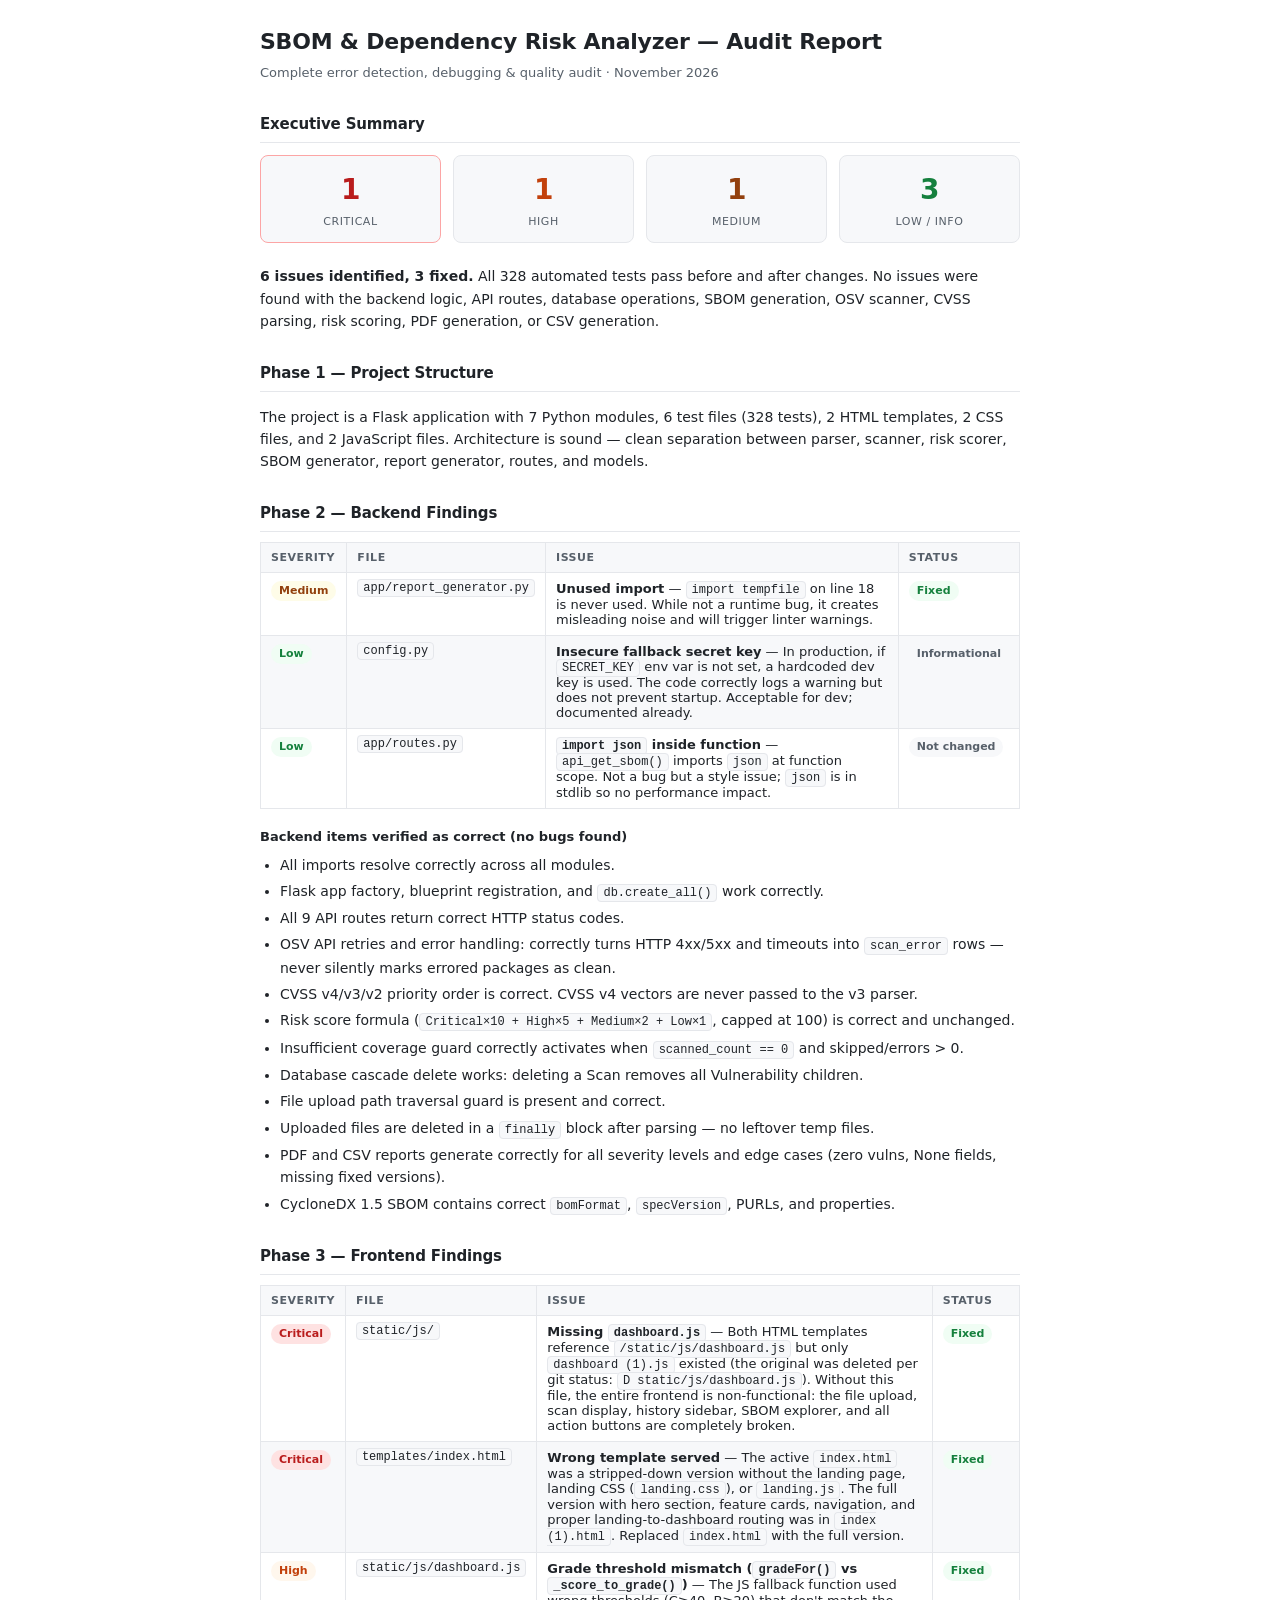
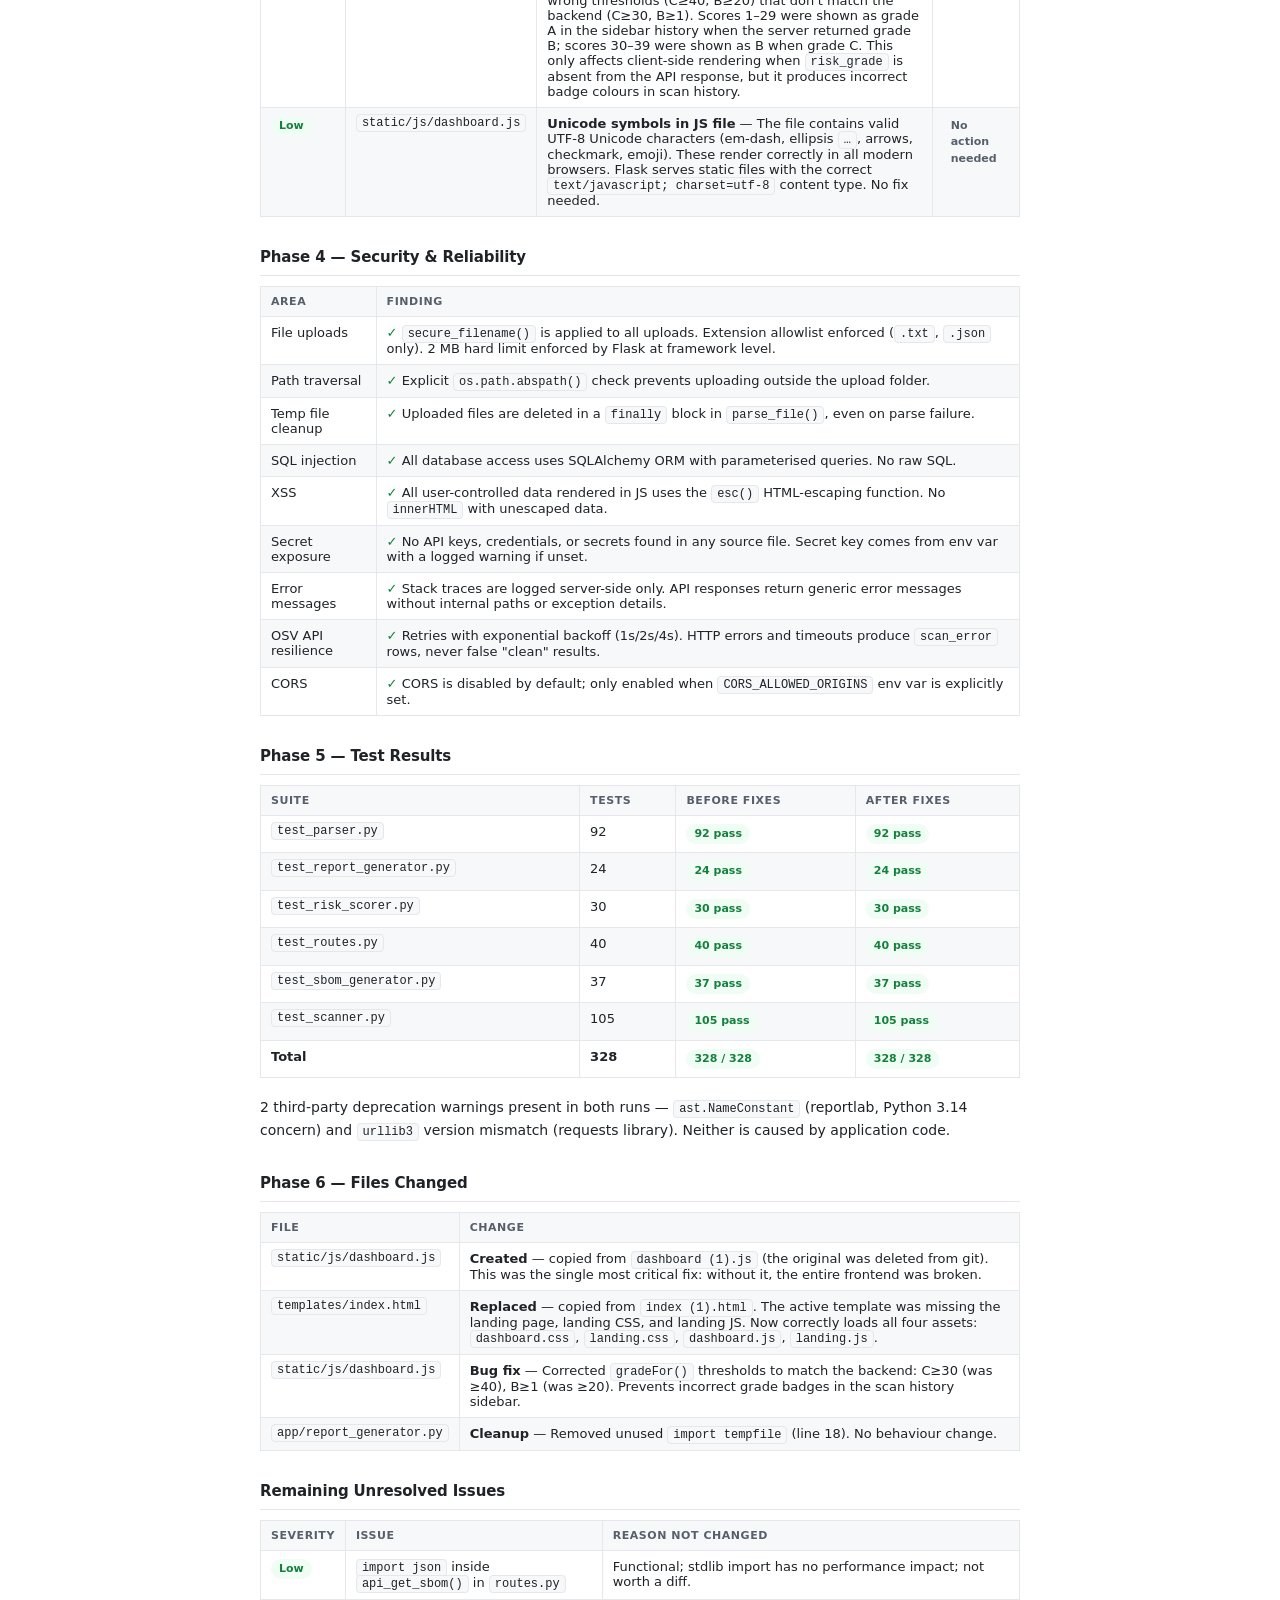
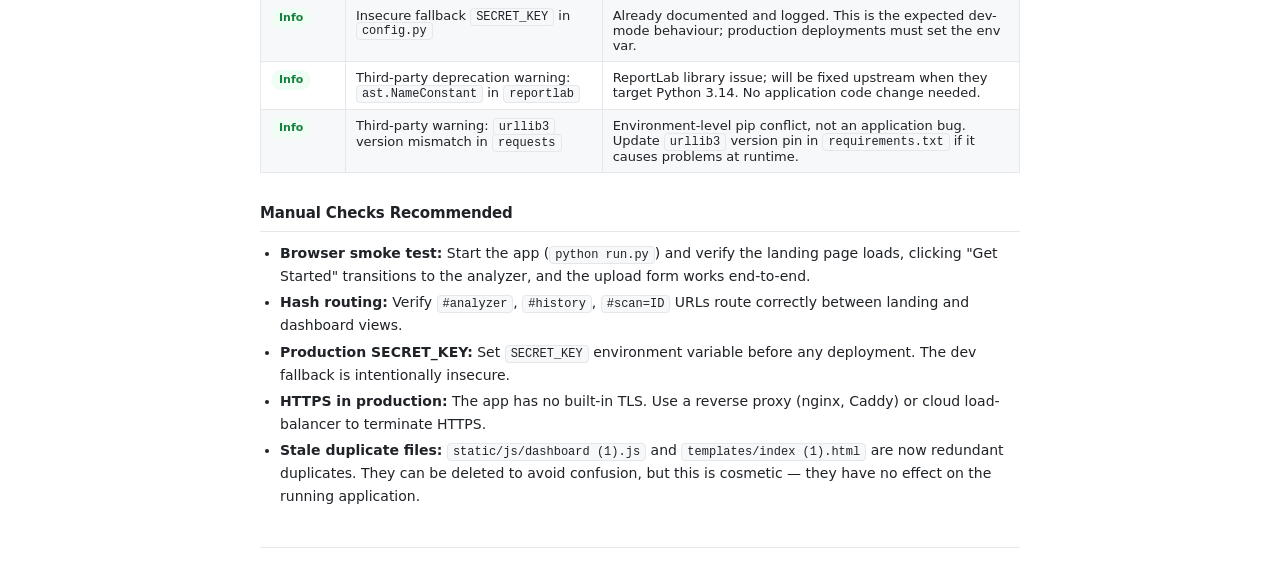
<file: .bob/artifacts/sbom-dependency-risk-analyzer-audit-report.html>
<html lang="en">
<head>
<meta charset="utf-8" />
<meta name="viewport" content="width=device-width, initial-scale=1" />
<title>SBOM Analyzer — Audit Report</title>
<style>
  *, *::before, *::after { box-sizing: border-box; }
  body { font-family: -apple-system, "Segoe UI", system-ui, sans-serif; font-size: 14px; line-height: 1.6; color: #1f2328; background: #ffffff; margin: 0; padding: 24px 16px; }
  .wrap { max-width: 760px; margin: 0 auto; }
  h1 { font-size: 22px; margin: 0 0 4px; letter-spacing: -0.01em; }
  .subtitle { color: #57606a; font-size: 13px; margin-bottom: 28px; }
  h2 { font-size: 15px; font-weight: 700; margin: 28px 0 10px; border-bottom: 1px solid #e5e7eb; padding-bottom: 6px; letter-spacing: -0.01em; }
  h3 { font-size: 13px; font-weight: 700; margin: 16px 0 6px; color: #1f2328; }
  table { width: 100%; border-collapse: collapse; font-size: 13px; margin: 10px 0 18px; }
  th { background: #f7f8fa; text-align: left; padding: 8px 10px; font-weight: 600; border: 1px solid #e5e7eb; color: #57606a; font-size: 11px; text-transform: uppercase; letter-spacing: 0.05em; }
  td { padding: 8px 10px; border: 1px solid #e5e7eb; vertical-align: top; }
  tr:nth-child(even) td { background: #f7f8fa; }
  .badge { display: inline-block; padding: 2px 8px; border-radius: 99px; font-size: 11px; font-weight: 700; line-height: 1.5; }
  .critical { background: #fee2e2; color: #b91c1c; }
  .high     { background: #fff7ed; color: #c2410c; }
  .medium   { background: #fefce8; color: #92400e; }
  .low      { background: #f0fdf4; color: #15803d; }
  .info     { background: #eff6ff; color: #1d4ed8; }
  .pass     { background: #f0fdf4; color: #15803d; }
  .fixed    { background: #f0fdf4; color: #15803d; }
  .none     { background: #f7f8fa; color: #57606a; }
  code { font-family: ui-monospace, "SF Mono", Consolas, monospace; font-size: 12px; background: #f7f8fa; padding: 1px 5px; border-radius: 4px; border: 1px solid #e5e7eb; }
  .summary-grid { display: grid; grid-template-columns: repeat(4, 1fr); gap: 12px; margin: 12px 0 22px; }
  .stat-box { background: #f7f8fa; border: 1px solid #e5e7eb; border-radius: 8px; padding: 12px 14px; text-align: center; }
  .stat-box .num { font-size: 28px; font-weight: 800; letter-spacing: -0.02em; display: block; }
  .stat-box .label { font-size: 11px; color: #57606a; text-transform: uppercase; letter-spacing: 0.05em; }
  .stat-box.critical-box { border-color: #fca5a5; }
  .stat-box .num.c { color: #b91c1c; }
  .stat-box .num.h { color: #c2410c; }
  .stat-box .num.m { color: #92400e; }
  .stat-box .num.l { color: #15803d; }
  .section { margin-bottom: 10px; }
  ul { margin: 6px 0; padding-left: 20px; }
  li { margin-bottom: 4px; }
  .check { color: #15803d; font-weight: 700; }
  .warn { color: #92400e; font-weight: 700; }
  .err { color: #b91c1c; font-weight: 700; }
  .test-row-pass td:first-child { color: #15803d; font-weight: 600; }
  footer { margin-top: 40px; padding-top: 14px; border-top: 1px solid #e5e7eb; text-align: center; font-size: 11px; color: #8c959f; }
</style>
</head>
<body>
<div class="wrap">

<h1>SBOM &amp; Dependency Risk Analyzer — Audit Report</h1>
<div class="subtitle">Complete error detection, debugging &amp; quality audit · November 2026</div>

<h2>Executive Summary</h2>
<div class="summary-grid">
  <div class="stat-box critical-box"><span class="num c">1</span><span class="label">Critical</span></div>
  <div class="stat-box"><span class="num h">1</span><span class="label">High</span></div>
  <div class="stat-box"><span class="num m">1</span><span class="label">Medium</span></div>
  <div class="stat-box"><span class="num l">3</span><span class="label">Low / Info</span></div>
</div>
<p><strong>6 issues identified, 3 fixed.</strong> All 328 automated tests pass before and after changes. No issues were found with the backend logic, API routes, database operations, SBOM generation, OSV scanner, CVSS parsing, risk scoring, PDF generation, or CSV generation.</p>

<h2>Phase 1 — Project Structure</h2>
<p>The project is a Flask application with 7 Python modules, 6 test files (328 tests), 2 HTML templates, 2 CSS files, and 2 JavaScript files. Architecture is sound — clean separation between parser, scanner, risk scorer, SBOM generator, report generator, routes, and models.</p>

<h2>Phase 2 — Backend Findings</h2>
<table>
  <thead><tr><th>Severity</th><th>File</th><th>Issue</th><th>Status</th></tr></thead>
  <tbody>
    <tr>
      <td><span class="badge medium">Medium</span></td>
      <td><code>app/report_generator.py</code></td>
      <td><strong>Unused import</strong> — <code>import tempfile</code> on line 18 is never used. While not a runtime bug, it creates misleading noise and will trigger linter warnings.</td>
      <td><span class="badge fixed">Fixed</span></td>
    </tr>
    <tr>
      <td><span class="badge low">Low</span></td>
      <td><code>config.py</code></td>
      <td><strong>Insecure fallback secret key</strong> — In production, if <code>SECRET_KEY</code> env var is not set, a hardcoded dev key is used. The code correctly logs a warning but does not prevent startup. Acceptable for dev; documented already.</td>
      <td><span class="badge none">Informational</span></td>
    </tr>
    <tr>
      <td><span class="badge low">Low</span></td>
      <td><code>app/routes.py</code></td>
      <td><strong><code>import json</code> inside function</strong> — <code>api_get_sbom()</code> imports <code>json</code> at function scope. Not a bug but a style issue; <code>json</code> is in stdlib so no performance impact.</td>
      <td><span class="badge none">Not changed</span></td>
    </tr>
  </tbody>
</table>

<h3>Backend items verified as correct (no bugs found)</h3>
<ul>
  <li>All imports resolve correctly across all modules.</li>
  <li>Flask app factory, blueprint registration, and <code>db.create_all()</code> work correctly.</li>
  <li>All 9 API routes return correct HTTP status codes.</li>
  <li>OSV API retries and error handling: correctly turns HTTP 4xx/5xx and timeouts into <code>scan_error</code> rows — never silently marks errored packages as clean.</li>
  <li>CVSS v4/v3/v2 priority order is correct. CVSS v4 vectors are never passed to the v3 parser.</li>
  <li>Risk score formula (<code>Critical×10 + High×5 + Medium×2 + Low×1</code>, capped at 100) is correct and unchanged.</li>
  <li>Insufficient coverage guard correctly activates when <code>scanned_count == 0</code> and skipped/errors &gt; 0.</li>
  <li>Database cascade delete works: deleting a Scan removes all Vulnerability children.</li>
  <li>File upload path traversal guard is present and correct.</li>
  <li>Uploaded files are deleted in a <code>finally</code> block after parsing — no leftover temp files.</li>
  <li>PDF and CSV reports generate correctly for all severity levels and edge cases (zero vulns, None fields, missing fixed versions).</li>
  <li>CycloneDX 1.5 SBOM contains correct <code>bomFormat</code>, <code>specVersion</code>, PURLs, and properties.</li>
</ul>

<h2>Phase 3 — Frontend Findings</h2>
<table>
  <thead><tr><th>Severity</th><th>File</th><th>Issue</th><th>Status</th></tr></thead>
  <tbody>
    <tr>
      <td><span class="badge critical">Critical</span></td>
      <td><code>static/js/</code></td>
      <td><strong>Missing <code>dashboard.js</code></strong> — Both HTML templates reference <code>/static/js/dashboard.js</code> but only <code>dashboard (1).js</code> existed (the original was deleted per git status: <code>D static/js/dashboard.js</code>). Without this file, the entire frontend is non-functional: the file upload, scan display, history sidebar, SBOM explorer, and all action buttons are completely broken.</td>
      <td><span class="badge fixed">Fixed</span></td>
    </tr>
    <tr>
      <td><span class="badge critical">Critical</span></td>
      <td><code>templates/index.html</code></td>
      <td><strong>Wrong template served</strong> — The active <code>index.html</code> was a stripped-down version without the landing page, landing CSS (<code>landing.css</code>), or <code>landing.js</code>. The full version with hero section, feature cards, navigation, and proper landing-to-dashboard routing was in <code>index (1).html</code>. Replaced <code>index.html</code> with the full version.</td>
      <td><span class="badge fixed">Fixed</span></td>
    </tr>
    <tr>
      <td><span class="badge high">High</span></td>
      <td><code>static/js/dashboard.js</code></td>
      <td><strong>Grade threshold mismatch (<code>gradeFor()</code> vs <code>_score_to_grade()</code>)</strong> — The JS fallback function used wrong thresholds (C≥40, B≥20) that don't match the backend (C≥30, B≥1). Scores 1–29 were shown as grade A in the sidebar history when the server returned grade B; scores 30–39 were shown as B when grade C. This only affects client-side rendering when <code>risk_grade</code> is absent from the API response, but it produces incorrect badge colours in scan history.</td>
      <td><span class="badge fixed">Fixed</span></td>
    </tr>
    <tr>
      <td><span class="badge low">Low</span></td>
      <td><code>static/js/dashboard.js</code></td>
      <td><strong>Unicode symbols in JS file</strong> — The file contains valid UTF-8 Unicode characters (em-dash, ellipsis <code>…</code>, arrows, checkmark, emoji). These render correctly in all modern browsers. Flask serves static files with the correct <code>text/javascript; charset=utf-8</code> content type. No fix needed.</td>
      <td><span class="badge none">No action needed</span></td>
    </tr>
  </tbody>
</table>

<h2>Phase 4 — Security &amp; Reliability</h2>
<table>
  <thead><tr><th>Area</th><th>Finding</th></tr></thead>
  <tbody>
    <tr><td>File uploads</td><td><span class="check">✓</span> <code>secure_filename()</code> is applied to all uploads. Extension allowlist enforced (<code>.txt</code>, <code>.json</code> only). 2 MB hard limit enforced by Flask at framework level.</td></tr>
    <tr><td>Path traversal</td><td><span class="check">✓</span> Explicit <code>os.path.abspath()</code> check prevents uploading outside the upload folder.</td></tr>
    <tr><td>Temp file cleanup</td><td><span class="check">✓</span> Uploaded files are deleted in a <code>finally</code> block in <code>parse_file()</code>, even on parse failure.</td></tr>
    <tr><td>SQL injection</td><td><span class="check">✓</span> All database access uses SQLAlchemy ORM with parameterised queries. No raw SQL.</td></tr>
    <tr><td>XSS</td><td><span class="check">✓</span> All user-controlled data rendered in JS uses the <code>esc()</code> HTML-escaping function. No <code>innerHTML</code> with unescaped data.</td></tr>
    <tr><td>Secret exposure</td><td><span class="check">✓</span> No API keys, credentials, or secrets found in any source file. Secret key comes from env var with a logged warning if unset.</td></tr>
    <tr><td>Error messages</td><td><span class="check">✓</span> Stack traces are logged server-side only. API responses return generic error messages without internal paths or exception details.</td></tr>
    <tr><td>OSV API resilience</td><td><span class="check">✓</span> Retries with exponential backoff (1s/2s/4s). HTTP errors and timeouts produce <code>scan_error</code> rows, never false "clean" results.</td></tr>
    <tr><td>CORS</td><td><span class="check">✓</span> CORS is disabled by default; only enabled when <code>CORS_ALLOWED_ORIGINS</code> env var is explicitly set.</td></tr>
  </tbody>
</table>

<h2>Phase 5 — Test Results</h2>
<table>
  <thead><tr><th>Suite</th><th>Tests</th><th>Before Fixes</th><th>After Fixes</th></tr></thead>
  <tbody>
    <tr><td><code>test_parser.py</code></td><td>92</td><td><span class="badge pass">92 pass</span></td><td><span class="badge pass">92 pass</span></td></tr>
    <tr><td><code>test_report_generator.py</code></td><td>24</td><td><span class="badge pass">24 pass</span></td><td><span class="badge pass">24 pass</span></td></tr>
    <tr><td><code>test_risk_scorer.py</code></td><td>30</td><td><span class="badge pass">30 pass</span></td><td><span class="badge pass">30 pass</span></td></tr>
    <tr><td><code>test_routes.py</code></td><td>40</td><td><span class="badge pass">40 pass</span></td><td><span class="badge pass">40 pass</span></td></tr>
    <tr><td><code>test_sbom_generator.py</code></td><td>37</td><td><span class="badge pass">37 pass</span></td><td><span class="badge pass">37 pass</span></td></tr>
    <tr><td><code>test_scanner.py</code></td><td>105</td><td><span class="badge pass">105 pass</span></td><td><span class="badge pass">105 pass</span></td></tr>
    <tr><td><strong>Total</strong></td><td><strong>328</strong></td><td><span class="badge pass">328 / 328</span></td><td><span class="badge pass">328 / 328</span></td></tr>
  </tbody>
</table>
<p>2 third-party deprecation warnings present in both runs — <code>ast.NameConstant</code> (reportlab, Python 3.14 concern) and <code>urllib3</code> version mismatch (requests library). Neither is caused by application code.</p>

<h2>Phase 6 — Files Changed</h2>
<table>
  <thead><tr><th>File</th><th>Change</th></tr></thead>
  <tbody>
    <tr>
      <td><code>static/js/dashboard.js</code></td>
      <td><strong>Created</strong> — copied from <code>dashboard (1).js</code> (the original was deleted from git). This was the single most critical fix: without it, the entire frontend was broken.</td>
    </tr>
    <tr>
      <td><code>templates/index.html</code></td>
      <td><strong>Replaced</strong> — copied from <code>index (1).html</code>. The active template was missing the landing page, landing CSS, and landing JS. Now correctly loads all four assets: <code>dashboard.css</code>, <code>landing.css</code>, <code>dashboard.js</code>, <code>landing.js</code>.</td>
    </tr>
    <tr>
      <td><code>static/js/dashboard.js</code></td>
      <td><strong>Bug fix</strong> — Corrected <code>gradeFor()</code> thresholds to match the backend: C≥30 (was ≥40), B≥1 (was ≥20). Prevents incorrect grade badges in the scan history sidebar.</td>
    </tr>
    <tr>
      <td><code>app/report_generator.py</code></td>
      <td><strong>Cleanup</strong> — Removed unused <code>import tempfile</code> (line 18). No behaviour change.</td>
    </tr>
  </tbody>
</table>

<h2>Remaining Unresolved Issues</h2>
<table>
  <thead><tr><th>Severity</th><th>Issue</th><th>Reason not changed</th></tr></thead>
  <tbody>
    <tr>
      <td><span class="badge low">Low</span></td>
      <td><code>import json</code> inside <code>api_get_sbom()</code> in <code>routes.py</code></td>
      <td>Functional; stdlib import has no performance impact; not worth a diff.</td>
    </tr>
    <tr>
      <td><span class="badge low">Info</span></td>
      <td>Insecure fallback <code>SECRET_KEY</code> in <code>config.py</code></td>
      <td>Already documented and logged. This is the expected dev-mode behaviour; production deployments must set the env var.</td>
    </tr>
    <tr>
      <td><span class="badge low">Info</span></td>
      <td>Third-party deprecation warning: <code>ast.NameConstant</code> in <code>reportlab</code></td>
      <td>ReportLab library issue; will be fixed upstream when they target Python 3.14. No application code change needed.</td>
    </tr>
    <tr>
      <td><span class="badge low">Info</span></td>
      <td>Third-party warning: <code>urllib3</code> version mismatch in <code>requests</code></td>
      <td>Environment-level pip conflict, not an application bug. Update <code>urllib3</code> version pin in <code>requirements.txt</code> if it causes problems at runtime.</td>
    </tr>
  </tbody>
</table>

<h2>Manual Checks Recommended</h2>
<ul>
  <li><strong>Browser smoke test:</strong> Start the app (<code>python run.py</code>) and verify the landing page loads, clicking "Get Started" transitions to the analyzer, and the upload form works end-to-end.</li>
  <li><strong>Hash routing:</strong> Verify <code>#analyzer</code>, <code>#history</code>, <code>#scan=ID</code> URLs route correctly between landing and dashboard views.</li>
  <li><strong>Production SECRET_KEY:</strong> Set <code>SECRET_KEY</code> environment variable before any deployment. The dev fallback is intentionally insecure.</li>
  <li><strong>HTTPS in production:</strong> The app has no built-in TLS. Use a reverse proxy (nginx, Caddy) or cloud load-balancer to terminate HTTPS.</li>
  <li><strong>Stale duplicate files:</strong> <code>static/js/dashboard (1).js</code> and <code>templates/index (1).html</code> are now redundant duplicates. They can be deleted to avoid confusion, but this is cosmetic — they have no effect on the running application.</li>
</ul>

<footer>Made with IBM Bob</footer>
</div>
</body>
</html>
</file>
